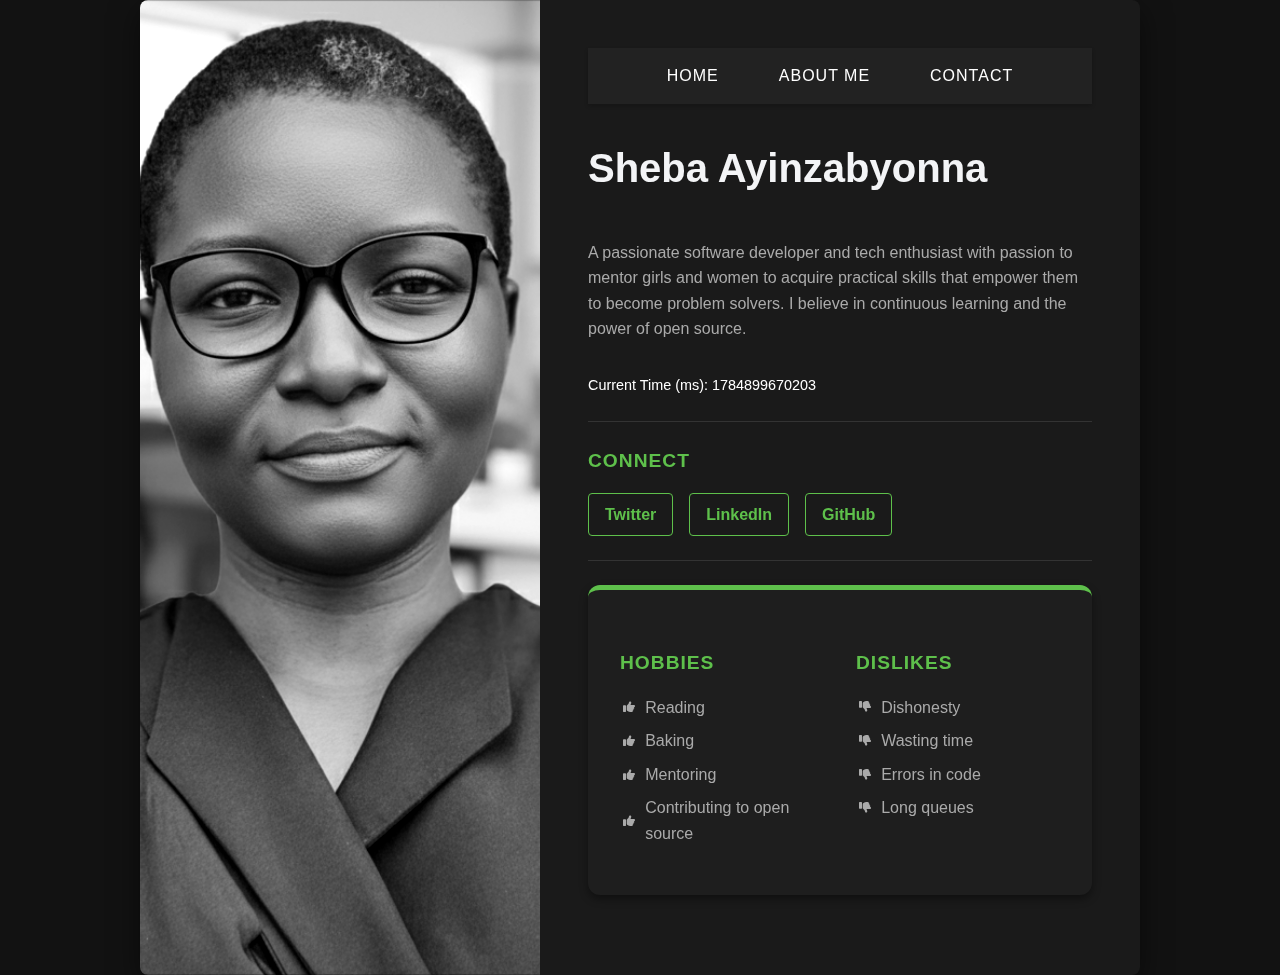
<file: HNG-Task0/index.html>
<!DOCTYPE html>
<html lang="en">
<head>
    <meta charset="UTF-8">
    <meta name="viewport" content="width=device-width, initial-scale=1.0">
    <title>Sheba' Profile Card</title>
    <link
  rel="stylesheet"
  href="https://cdnjs.cloudflare.com/ajax/libs/font-awesome/6.0.0-beta3/css/all.min.css"
/>
    <link rel="stylesheet" href="index.css">
    
</head>
<body>

<article class="profile-card" data-testid="test-profile-card">
  <figure class="profile-card__figure">
    <img
      src="./src/She.png"
      alt="My head shot"
      data-testid="test-user-avatar"
      class="profile-card__avatar"
    />
  </figure>

  <div class="profile-card__content">
    <nav class="navbar" role="navigation" aria-label="Main Navigation">
    <ul class="nav-list">
        <li class="nav-item"><a href="./index.html">Home</a></li>
        <li class="nav-item"><a href="./about-me.html">About Me</a></li>
        <li class="nav-item"><a href="./contactUs.html">Contact</a></li>
    </ul>
</nav>
    <header class="profile-card__header">
      <h2 data-testid="test-user-name" class="profile-card__name">
       Sheba Ayinzabyonna
      </h2>
      
    </header>

    <p data-testid="test-user-bio" class="profile-card__bio">
      A passionate software developer and tech enthusiast with passion to mentor girls and women to acquire practical skills that empower them to become problem solvers. I believe in continuous learning and the power of open source.
    </p>

    <p class="profile-card__time-info">
      Current Time (ms): <span data-testid="test-user-time"></span>
    </p>

    <hr class="profile-card__divider">

    <nav class="profile-card__nav" data-testid="test-user-social-links">
      <h3 class="profile-card__section-title">Connect</h3>
      <ul class="profile-card__social-list">
        <li>
          <a
            href="https://x.com/ShebaAyinza"
            target="_blank"
            rel="noopener noreferrer"
            data-testid="test-user-social-twitter"
           
          >
            Twitter
          </a>
        </li>
        <li>
          <a
            href="https://www.linkedin.com/in/sheba-ayinzabyonna/"
            target="_blank"
            rel="noopener noreferrer"
            data-testid="test-user-social-linkedin"
            
          >
            LinkedIn
          </a>
        </li>
        <li>
          <a
            href="https://github.com/Sheba-Ayinzabyonna"
            target="_blank"
            rel="noopener noreferrer"
            data-testid="test-user-social-github"
          
          >
            GitHub
          </a>
        </li>
      </ul>
    </nav>
    
    <hr class="profile-card__divider">

    <section class="profile-card__section">
    
      <div class="profile-card__lists-container">
          <div class="profile-card__list-group">
              <h4 class="profile-card__list-title">Hobbies</h4>
              <ul data-testid="test-user-hobbies" class="profile-card__list">
               <li><i class="fas fa-thumbs-up icon"></i> Reading</li>
             <li><i class="fas fa-thumbs-up icon"></i> Baking</li>
               <li><i class="fas fa-thumbs-up icon"></i> Mentoring</l>
                <li><i class="fas fa-thumbs-up icon"></i>Contributing to open source</li>
              </ul>
          </div>
          <div class="profile-card__list-group">
              <h4 class="profile-card__list-title">Dislikes</h4>
              <ul data-testid="test-user-dislikes" class="profile-card__list">
               <li> <i class="fas fa-thumbs-down icon"></i>Dishonesty</li>
                 <li><i class="fas fa-thumbs-down icon"></i>Wasting time</li>
                 <li><i class="fas fa-thumbs-down icon"></i>Errors in code</li>
                 <li><i class="fas fa-thumbs-down icon"></i>Long queues</li>
              </ul>
          </div>
      </div>
    </section>
  </div>
</article>

<script src="index.js">
  
</script>
</body>
</html>
</file>
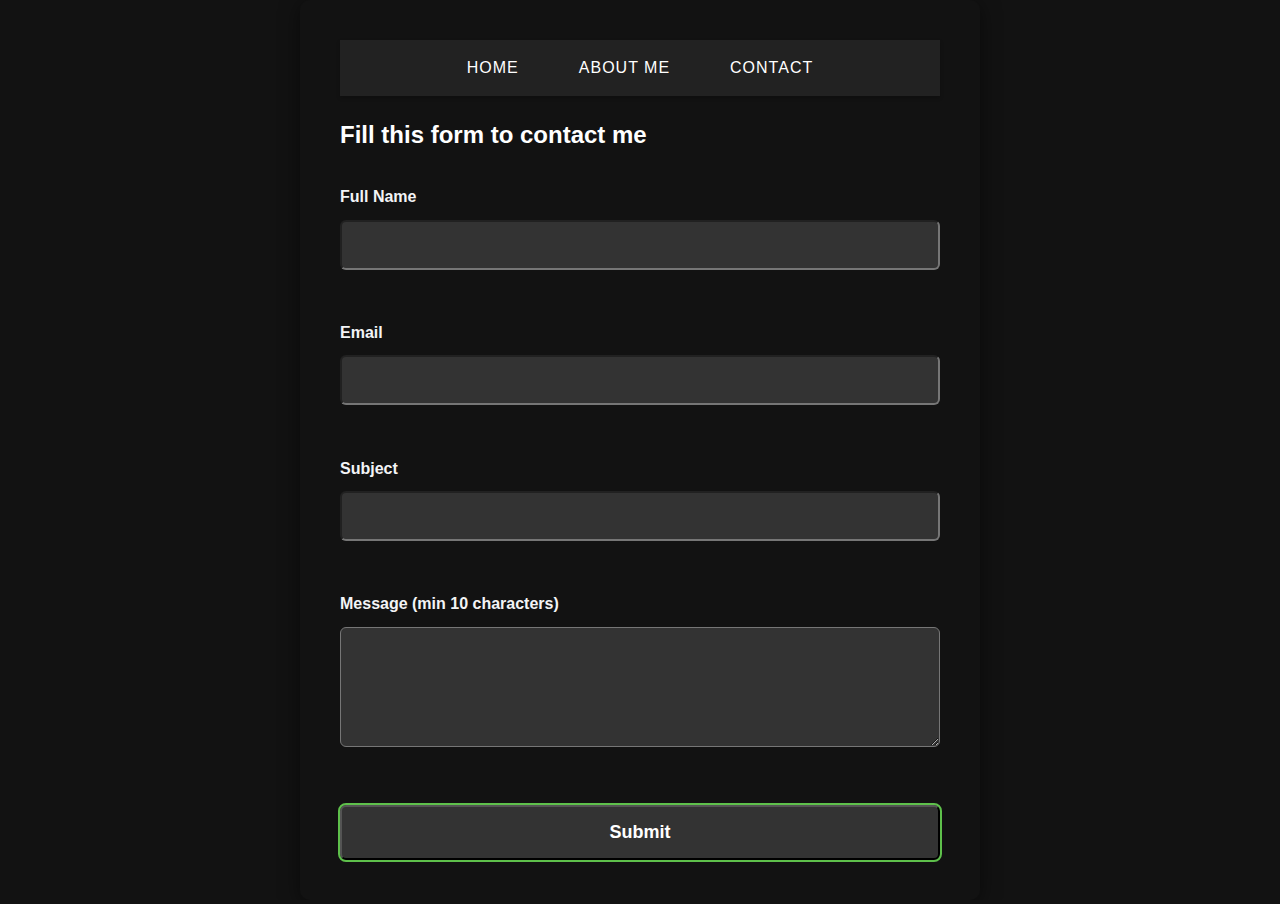
<file: HNG-Task0/contactUs.html>
<!DOCTYPE html>
<html lang="en">
<head>
    <meta charset="UTF-8">
    <meta name="viewport" content="width=device-width, initial-scale=1.0">
    <title>Contact Us - Accessible Form</title>
  <link rel="stylesheet" href="index.css">
</head>
<body>

<form id="contactForm" class="contact-form">
     <nav class="navbar" role="navigation" aria-label="Main Navigation">
    <ul class="nav-list">
        <li class="nav-item"><a href="./index.html">Home</a></li>
        <li class="nav-item"><a href="./about-me.html">About Me</a></li>
        <li class="nav-item"><a href="./contactUs.html">Contact</a></li>
    </ul>
</nav>
    <h2>Fill this form to contact me</h2>
    
    <p data-testid="test-contact-success" class="success-message hidden" role="alert" tabindex="-1">
        🎉 Thank you! Your message has been successfully submitted. We will get back to you soon.
    </p>

    <div class="form-group">
        <label for="fullName">Full Name</label>
        <input 
            type="text" 
            id="fullName" 
            name="fullName" 
            data-testid="test-contact-name" 
            required 
            aria-required="true" 
            aria-describedby="error-name"
        >
        <p id="error-name" data-testid="test-contact-error-name" class="error-message" aria-live="polite"></p>
    </div>

    <div class="form-group">
        <label for="email">Email</label>
        <input 
            type="email" 
            id="email" 
            name="email" 
            data-testid="test-contact-email" 
            required 
            aria-required="true" 
            aria-describedby="error-email"
        >
        <p id="error-email" data-testid="test-contact-error-email" class="error-message" aria-live="polite"></p>
    </div>

    <div class="form-group">
        <label for="subject">Subject</label>
        <input 
            type="text" 
            id="subject" 
            name="subject" 
            data-testid="test-contact-subject" 
            required 
            aria-required="true" 
            aria-describedby="error-subject"
        >
        <p id="error-subject" data-testid="test-contact-error-subject" class="error-message" aria-live="polite"></p>
    </div>

    <div class="form-group">
        <label for="message">Message (min 10 characters)</label>
        <textarea 
            id="message" 
            name="message" 
            rows="5" 
            data-testid="test-contact-message" 
            required 
            aria-required="true" 
            aria-describedby="error-message"
        ></textarea>
        <p id="error-message" data-testid="test-contact-error-message" class="error-message" aria-live="polite"></p>
    </div>

    <button type="submit" data-testid="test-contact-submit" class="submit-button">Submit</button>
</form>

<script src="index.js"></script>

</body>
</html>
</file>
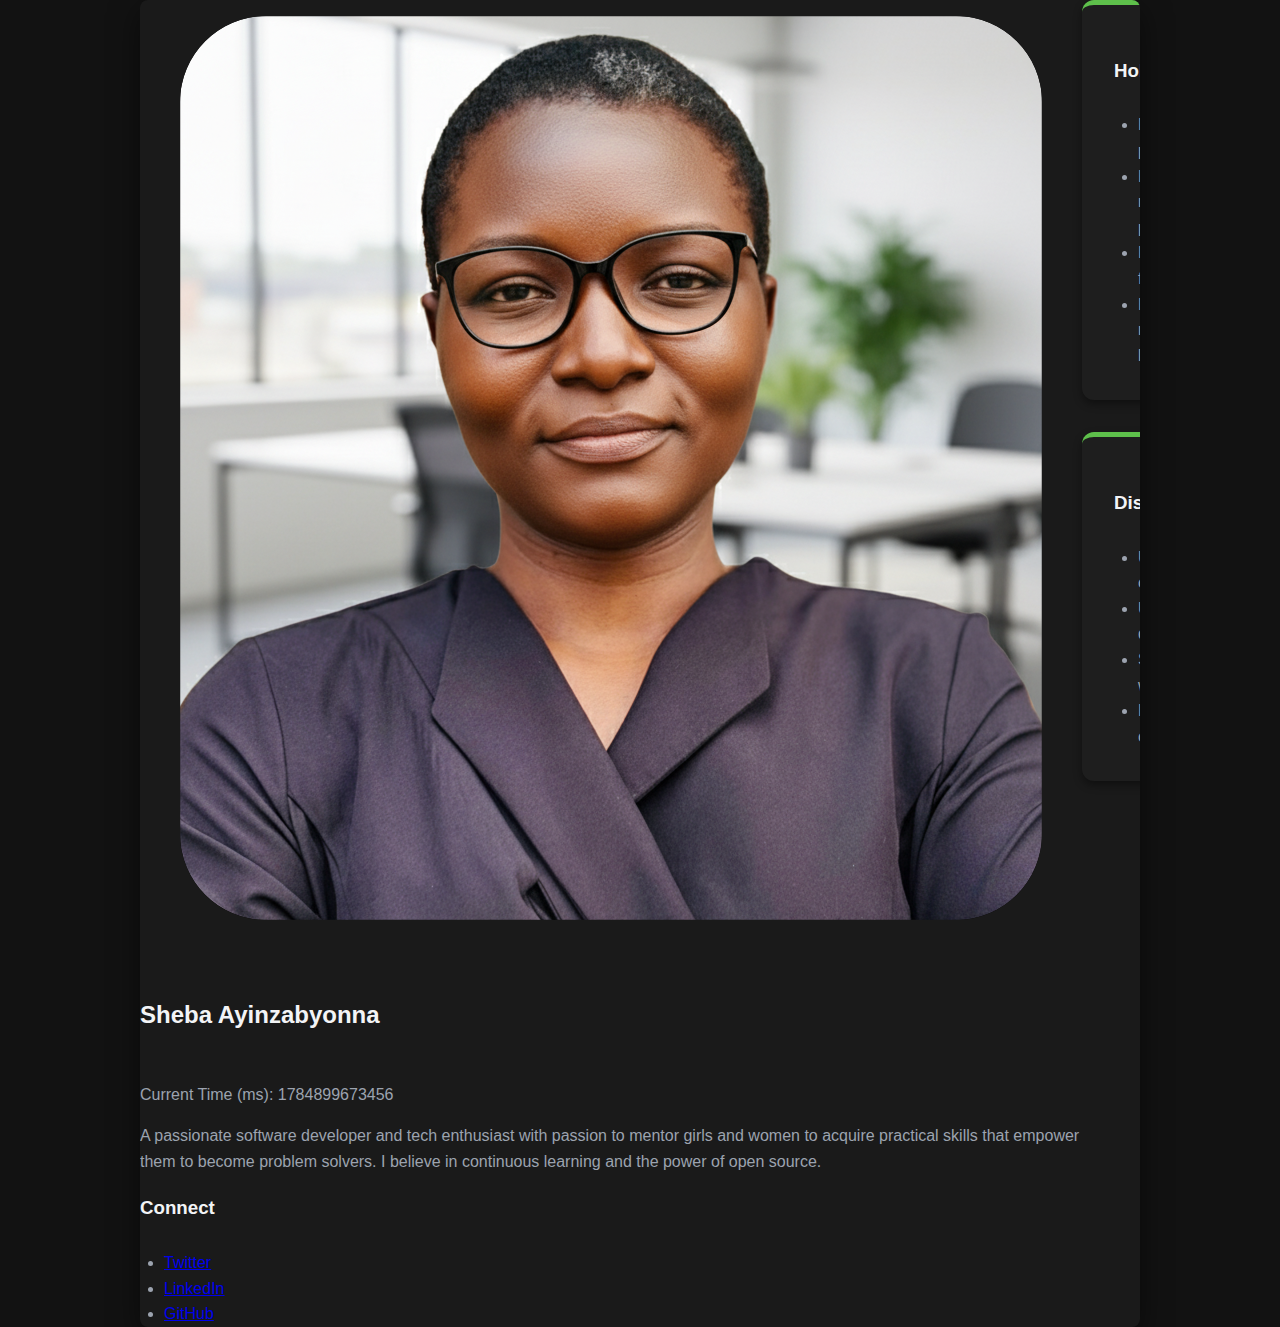
<file: HNG-Task0/indx.html>
<!DOCTYPE html>
<html lang="en">
<head>
    <meta charset="UTF-8">
    <meta name="viewport" content="width=device-width, initial-scale=1.0">
    <title>Profile Card</title>
    <link rel="stylesheet" href="index.css">
    
</head>
<body>

    <article class="profile-card" data-testid="test-profile-card">
        
        <div class="profile-content-wrapper">
            
            <figure>
                <img 
                    src="./src/She.png" 
                    alt="My head shot" 
                    data-testid="test-user-avatar"
                >
                </figure>

            <div class="profile-info">
                
                <header>
                    <h2 data-testid="test-user-name" aria-label="User's name">
                        Sheba Ayinzabyonna
                    </h2>
                </header>

                <p class="time-display">
                    Current Time (ms): <span data-testid="test-user-time"></span>
                </p>

                <p data-testid="test-user-bio">
                    A passionate software developer and tech enthusiast with passion to mentor girls and women to acquire practical skills that empower them to become problem solvers. I believe in continuous learning and the power of open source.
                </p>

                <nav class="social-nav" data-testid="test-user-social-links">
                    <h3>Connect</h3>
                    <ul>
                        <li>
                            <a 
                                href="https://x.com/ShebaAyinza" 
                                target="_blank" 
                                rel="noopener noreferrer"
                                data-testid="test-user-social-twitter"
                            >
                                Twitter
                            </a>
                        </li>
                        <li>
                            <a 
                                href="https://www.linkedin.com/in/sheba-ayinzabyonna/" 
                                target="_blank" 
                                rel="noopener noreferrer"
                                data-testid="test-user-social-linkedin"
                            >
                                LinkedIn
                            </a>
                        </li>
                        <li>
                            <a 
                                href="https://github.com/Sheba-Ayinzabyonna" 
                                target="_blank" 
                                rel="noopener noreferrer"
                                data-testid="test-user-social-github"
                            >
                                GitHub
                            </a>
                        </li>
                    </ul>
                </nav>
            </div>
        </div>
        
        <div class="hobbies-dislikes-container">
            <section>
                <h3>Hobbies</h3>
                <ul data-testid="test-user-hobbies">
                    <li>Playing the piano</li>
                    <li>Hiking and nature photography</li>
                    <li>Reading sci-fi novels</li>
                    <li>Building mechanical keyboards</li>
                </ul>
            </section>

            <section>
                <h3>Dislikes</h3>
                <ul data-testid="test-user-dislikes">
                    <li>Unnecessary complexity</li>
                    <li>Unstructured data</li>
                    <li>Slow-loading websites</li>
                    <li>Loud chewing</li>
                </ul>
            </section>
        </div>

    </article>

    <script src="index.js">
 
    </script>
</body>
</html>
</file>
<file: HNG-Task0/index.css>
/* Base Styling & Dark Theme Setup */
:root {
  --color-dark-bg: #121212;
  --color-card-bg: #1a1a1a;
  --color-primary-text: #ffffff;
  --color-secondary-text: #aaaaaa;
  --color-accent: #00ff99;
  /* A vibrant green for links/titles */
  --spacing-unit: 1rem;
}

body {
  background-color: var(--color-dark-bg);
  color: var(--color-primary-text);
  font-family: -apple-system, BlinkMacSystemFont, "Segoe UI", Roboto, Helvetica,
    Arial, sans-serif;
  padding: 20px;
  display: flex;
  justify-content: center;
  margin: 0;
}

/* Profile Card Container */
.profile-card {
  display: flex;
  flex-direction: column;
  /* Stacked by default for mobile */
  background-color: var(--color-card-bg);
  max-width: 1000px;
  border-radius: 8px;
  overflow: hidden;
  box-shadow: 0 10px 30px rgba(0, 0, 0, 0.5);
}

/* Avatar Section */
.profile-card__figure {
  flex-shrink: 0;
  margin: 0;
  padding: 0;
  position: relative;
  /* Dark overlay for text readability, similar to the image */
  background: linear-gradient(rgba(0, 0, 0, 0.3), rgba(0, 0, 0, 0.7));
}

.profile-card__avatar {
  display: block;
  width: 100%;
  height: auto;
  object-fit: cover;
  /* To mimic the dark, stylized photo in the example */
  mix-blend-mode: luminosity;
  filter: contrast(1.1);
}

/* Content Section (Text) */
.profile-card__content {
  padding: 2rem;
  flex-grow: 1;
}

.profile-card__header {
  margin-bottom: 1.5rem;
}

.profile-card__name {
  font-size: 2.5rem;
  margin: 0;
  font-weight: 700;
}

.profile-card__title {
  color: var(--color-accent);
  font-size: 1.1rem;
  margin: 0.5rem 0 0 0;
}

.profile-card__bio {
  color: var(--color-secondary-text);
  line-height: 1.6;
  margin-bottom: 2rem;
}

.profile-card__time-info {
  font-size: 0.9rem;
  color: white;
  margin-bottom: 1rem;
}

.profile-card__divider {
  border: none;
  height: 1px;
  background-color: #333;
  margin: 1.5rem 0;
}

/*icons*/
.icon {
  font-size: 12px;
}
/* Social Links & Lists */
.profile-card__section-title,
.profile-card__list-title {
  color: #5ec04b;
  font-size: 1.2rem;
  margin-bottom: 1rem;
  text-transform: uppercase;
  letter-spacing: 1px;
}

.profile-card__social-list,
.profile-card__list {
  list-style: none;
  padding: 0;
  margin: 0;
}

.profile-card__social-list {
  display: flex;
  flex-wrap: wrap;
  gap: 1rem;
}

.profile-card__nav a {
  color: #5ec04b;
  text-decoration: none;
  font-weight: 600;
  padding: 0.5rem 1rem;
  border: 1px solid #5ec04b;
  border-radius: 4px;
  display: inline-block;
  transition: background-color 0.3s, color 0.3s;
}

.profile-card__nav a:hover,
.profile-card__nav a:focus {
  background-color: #5ec04b;
  color: white;
  outline: 2px solid #5ec04b;
  /* Visible focus style */
  outline-offset: 2px;
}

.profile-card__list {
  color: var(--color-secondary-text);
  padding-left: 1.2rem;
  margin-bottom: 1rem;
}

.profile-card__list li {
  margin-bottom: 0.5rem;
}

.profile-card__lists-container {
  display: flex;
  flex-direction: column;
  gap: 2rem;
}

/* --- Navigation Bar Styles --- */
.navbar {
  background-color: #222; /* Darker than the content panel */
  padding: 15px 0;
  box-shadow: 0 2px 4px rgba(0, 0, 0, 0.2);
  position: sticky;
  top: 0;
  z-index: 1000;
}

.nav-list {
  list-style: none;
  margin: 0 auto;
  padding: 0;
  display: flex;
  justify-content: center;
  max-width: 1200px;
}

.nav-item a {
  color: #fff;
  text-decoration: none;
  padding: 10px 20px;
  margin: 0 10px;
  /* font-weight: bold; */
  text-transform: uppercase;
  letter-spacing: 1px;
  transition: color 0.3s, background-color 0.3s;
  border-radius: 5px;
}

.nav-item a:hover,
.nav-item a:focus {
  color: #5ec04b; /* A pop of green, like 'CONNECT' */
  background-color: #242323;
  outline: none; /* For accessibility */
}

.nav-item a.active-nav-item {
  color: #5ec04b; /* Active text color */
  background-color: #242323; /* Active background */
  font-weight: bold; /* Optional: Make it stand out more */
  border-bottom: 2px solid #5ec04b;
}


/* Tablet and Desktop Layout (Wider Screens) */
@media (min-width: 768px) {
  .profile-card {
    flex-direction: row;
    /* Horizontal layout */
  }

  .profile-card__figure {
    width: 40%;
    /* Avatar takes 40% of the width */
    max-height: 100%;
    /* Ensure the photo looks right in the new aspect ratio */
    min-height: 400px;
  }

  .profile-card__avatar {
    height: 100%;
    min-height: 400px;
  }

  .profile-card__content {
    width: 60%;
    /* Content takes 60% of the width */
    padding: 3rem;
  }

  .profile-card__lists-container {
    flex-direction: row;
    /* Hobbies and Dislikes side-by-side */
    justify-content: space-between;
  }

  .profile-card__list-group {
    flex: 1;
    min-width: 20%;
    /* Ensure they don't get too cramped */
  }
  .profile-card__list-group li {
    display: flex;
    align-items: center;
    gap: 10px;
    padding: 0;
    margin-left: -16px;
  }
}

/* Navigation Bar Styles */
@media (max-width: 600px) {
  .nav-list {
    flex-direction: column;
    align-items: center;
  }
  .nav-item {
    margin: 5px 0;
  }
  .nav-item a {
    display: block;
  }
}

/* General Styles and Reset */
/* CSS code for the contactus page  */

body {
    font-family: "Segoe UI", Tahoma, Geneva, Verdana, sans-serif;
    background-color: var(--color-dark-bg); /* Dark background */
    padding: 20px;
    margin: 0;
    display: flex;
    justify-content: center;
    align-items: center;
    min-height: 100vh;
    color: var(--color-text-light); /* Default body text color */
}

/* Form Container */
.contact-form {
    max-width: 600px;
    width: 100%;
    padding: 40px; /* Increased padding for a substantial look */
    background: var(--color-form-bg); /* Dark gray container */
    border-radius: 10px;
    box-shadow: 0 4px 20px rgba(0, 0, 0, 0.5); /* Stronger, darker shadow */
}

.contact-form h2 {
    text-align: center;
    color: #fff; /* White title for high contrast */
    margin-bottom: 30px;
    font-size: 1.5em;
    font-weight: 700;
}

/* Form Groups */
.form-group {
    margin-bottom: 25px;
}

.form-group label {
    display: block;
    margin-bottom: 10px;
    font-weight: 600;
    color: var(--color-text-light); /* Light label text */
    cursor: pointer;
}

.form-group input,
.form-group textarea {
    width: 100%;
    padding: 14px;
    /*border: 1px solid #5ec04b;*//* Darker border */
    border-radius: 6px;
    box-sizing: border-box;
    font-size: 16px;
    background-color: #333; /* Darker input fields */
    color: #fff; /* White text input */
    transition: border-color 0.3s, box-shadow 0.3s;
}

.form-group input:focus,
.form-group textarea:focus {
    border-color: var(--color-accent-green); /* Green focus color */
    box-shadow: 0 0 0 3px rgba(76, 175, 80, 0.4); 
    /* Green glow */
    outline: none;
}

/* Error Styles */
.error-message {
    color: var(--color-error-red);
    font-size: 0.9em;
    margin-top: 5px;
    min-height: 1.4em;
    padding-left: 2px;
}

.form-group input.invalid,
.form-group textarea.invalid {
    border-color: var(--color-error-red);
    box-shadow: 0 0 0 1px var(--color-error-red);
}

/* Success Message */
.submit-message {
    /* Updated colors for a green success on a dark background */
    background-color:#5ec04b; /* Darker green */
    color: #fff;
    border: 1px solid var(--color-accent-green);
    padding: 20px;
    border-radius: 6px;
    margin-bottom: 20px;
    text-align: center;
    font-weight: bold;
}

/* Submit Button */
.submit-button {
    display: block;
    width: 100%;
    padding: 15px;
    background-color: #333; /* Darker input fields */
    /* Primary green color */
    color: #fff;/* on green button */
    outline: 2px solid #5ec04b;
    border-radius: 6px;
    font-size: 18px;
    font-weight: bold;
    cursor: pointer;
    transition: background-color 0.3s, opacity 0.3s;
}

.submit-button:hover {
    background-color: #5ec04b; /* Slightly darker green on hover */
    opacity: 0.9;
    color:#fff;
}

.submit-button:focus {
    outline:3px solid #5ec04b; /* Lighter green outline for focus */
    outline-offset: 3px;
}

/* Utility Classes and Responsiveness remain the same */
.hidden {
    display: none !important;
}

@media (max-width: 600px) {
    body {
        padding: 10px;
    }
    .contact-form {
        padding: 20px;
        margin: 0;
    }
}

/*About Me
  
        /* Base Colors and Typography */
        :root {
            --color-bg-primary: #121212; /* Deep Black */
            --color-bg-section: #1e1e1e; /* Slightly lighter section background */
            --color-accent-green:#5ec04b; /* Dark Olive Green from image */
            --color-text-light: #f3f4f6; /* Near white */
            --color-text-muted: #9ca3af; /* Gray */
            --font-family: 'Inter', sans-serif;
        }

        @import url('https://fonts.googleapis.com/css2?family=Inter:wght@300;600;800&display=swap');

        body {
            font-family: var(--font-family);
            background-color: var(--color-bg-primary);
            color: var(--color-text-light);
            line-height: 1.6;
            margin: 0;
            padding: 0;
        }

        /* Container and Main Layout */
        .container {
            max-width: 1000px;
            margin: 0 auto;
            padding: 1rem;
        }

        /* Accessibility: Keyboard Navigation */
        a:focus, button:focus, section[tabindex="0"]:focus {
            outline: 3px solid var(--color-accent-green);
            outline-offset: 4px;
            border-radius: 8px;
        }

        /* Header Styling */
        header {
            text-align: center;
            padding: 2rem 0 1rem;
        }

        h1 {
            font-size: 2.5rem;
            font-weight: 800;
            margin-bottom: 0.5rem;
            color: var(--color-text-light);
        }

        header p {
            font-size: 1.125rem;
            color: var(--color-text-muted);
        }

        /* Profile Image */
        .profile-pic {
            width: 128px;
            height: 128px;
            border-radius: 50%;
            overflow: hidden;
            border: 4px solid #5ec04b; /* Brighter green ring */
            margin: 0 auto 1rem;
            box-shadow: 0 4px 12px rgba(0, 0, 0, 0.5);
        }

        .profile-pic img {
            width: 100%;
            height: 100%;
            object-fit: cover;
        }

        /* Section Styling */
        section {
            background-color: var(--color-bg-section);
            padding: 1.5rem;
            margin-bottom: 2rem;
            border-radius: 12px;
            box-shadow: 0 4px 8px rgba(0, 0, 0, 0.4);
            border-top: 5px solid var(--color-accent-green);
            transition: transform 0.2s;
        }

        /* Section Hover for visual feedback */
        section:hover {
            transform: translateY(-2px);
        }

        h2 {
            font-size: 1.5rem;
            font-weight: 600;
            margin-bottom: 1rem;
            display: flex;
            align-items: center;
            color: var(--color-text-light);
        }

        .icon-accent {
            width: 1.5rem;
            height: 1.5rem;
            margin-right: 0.75rem;
            color: #5ec04b; /* Bright green for visibility */
        }

        /* Content Styling */
        p, ul {
            font-size: 1rem;
            color: var(--color-text-muted);
        }

        ul {
            list-style: disc;
            padding-left: 1.5rem;
            margin: 0;
            padding-top: 0.5rem;
        }

        blockquote {
            border-left: 4px solid var(--color-accent-green);
            padding-left: 1rem;
            font-style: italic;
            color: var(--color-text-light);
        }

        /* Footer/Citation */
        footer.citation {
            text-align: right;
            font-size: 0.8rem;
            color: var(--color-text-muted);
            margin-top: 0.5rem;
        }


        /* --- Media Queries for Standard Devices --- */

        /* Tablet (e.g., devices wider than 600px) */
        @media screen and (min-width: 600px) {
            .container {
                padding: 2rem;
            }
            h1 {
                font-size: 3rem;
            }
            section {
                padding: 2rem;
            }
        }

        /* Desktop (e.g., devices wider than 1024px) - For the main content area */
        @media screen and (min-width: 1024px) {
            .container {
                padding: 3rem 0;
            }
            h1 {
                font-size: 3.5rem;
            }
        }
</file>
